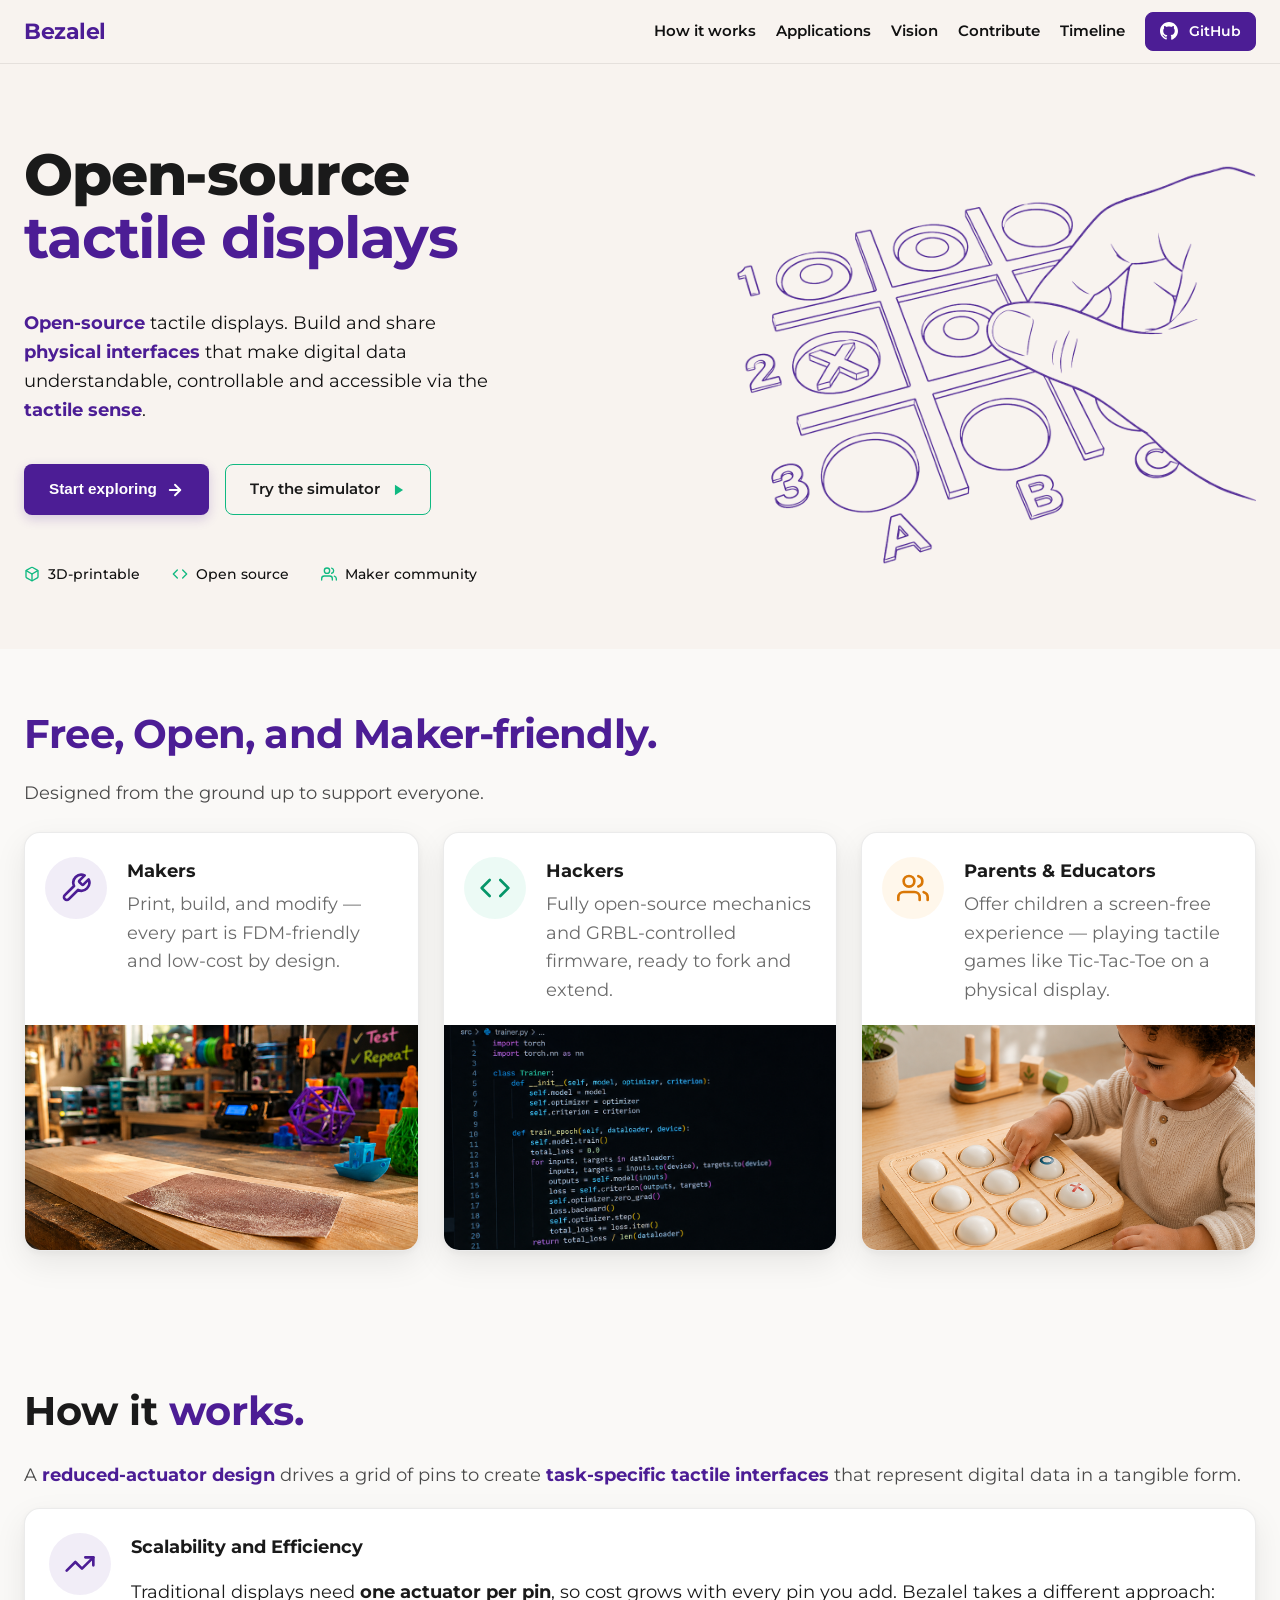
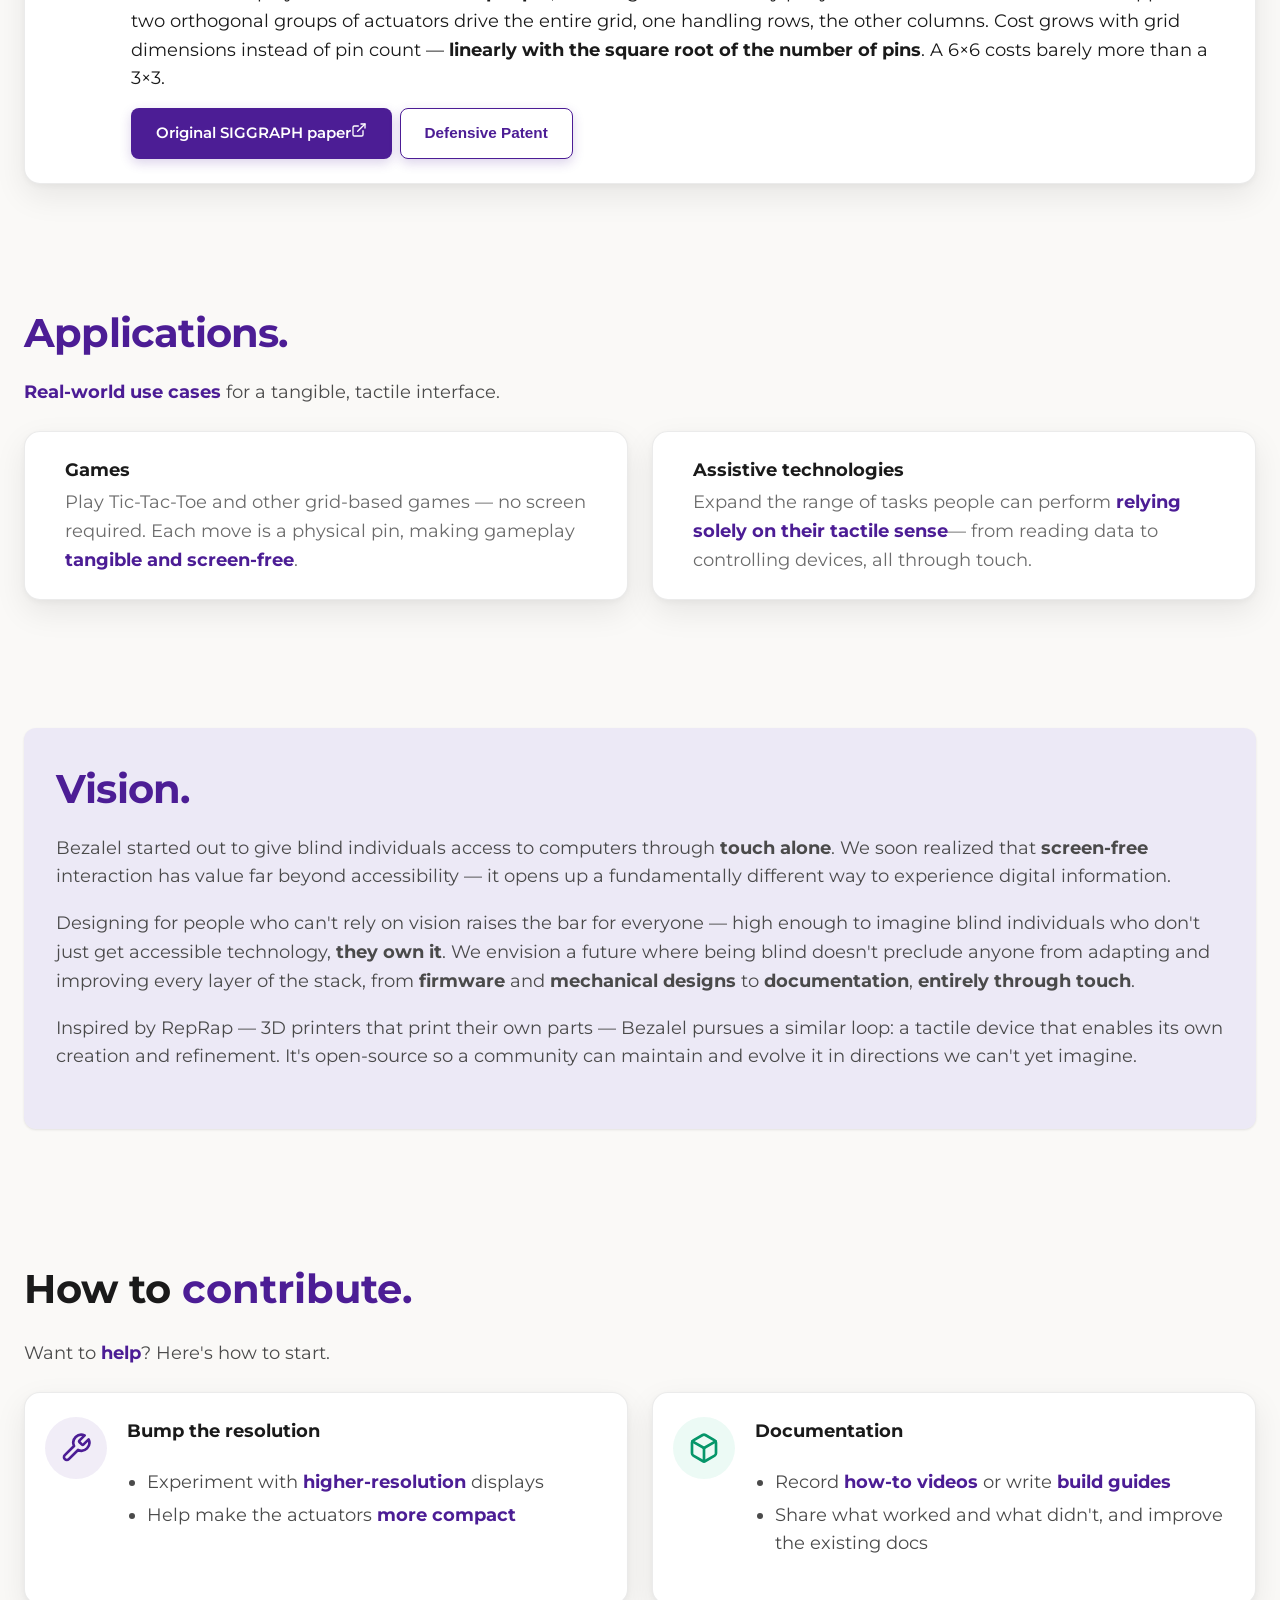
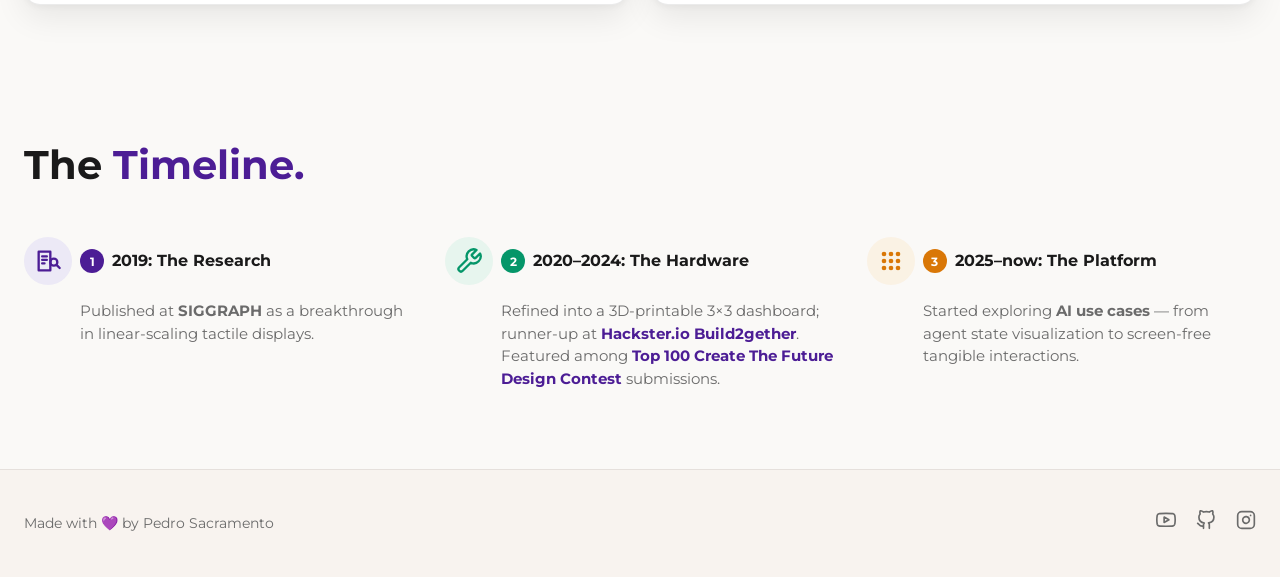
<file: index.html>
<!DOCTYPE html>
<html lang="en" data-theme="light">
  <head>
    <meta charset="UTF-8" />
    <meta name="viewport" content="width=device-width, initial-scale=1.0" />
    <title>Bezalel — Open-source, 3D-printable, low-cost tactile display</title>
    <meta
      name="description"
      content="Bezalel is an open-source technology for building tactile interfaces using 3D printing and a minimal number of actuators."
    />
    <link rel="preconnect" href="https://fonts.googleapis.com" />
    <link rel="preconnect" href="https://fonts.gstatic.com" crossorigin />
    <link
      href="https://fonts.googleapis.com/css2?family=Montserrat:wght@400;500;600;700&family=JetBrains+Mono:wght@400;500&display=swap"
      rel="stylesheet"
    />
    <script type="module" crossorigin src="/assets/index-Bot4UZLO.js"></script>
    <link rel="stylesheet" crossorigin href="/assets/index-CEaXTGGW.css">
  </head>
  <body>
    <div id="root"></div>
  </body>
</html>
</file>
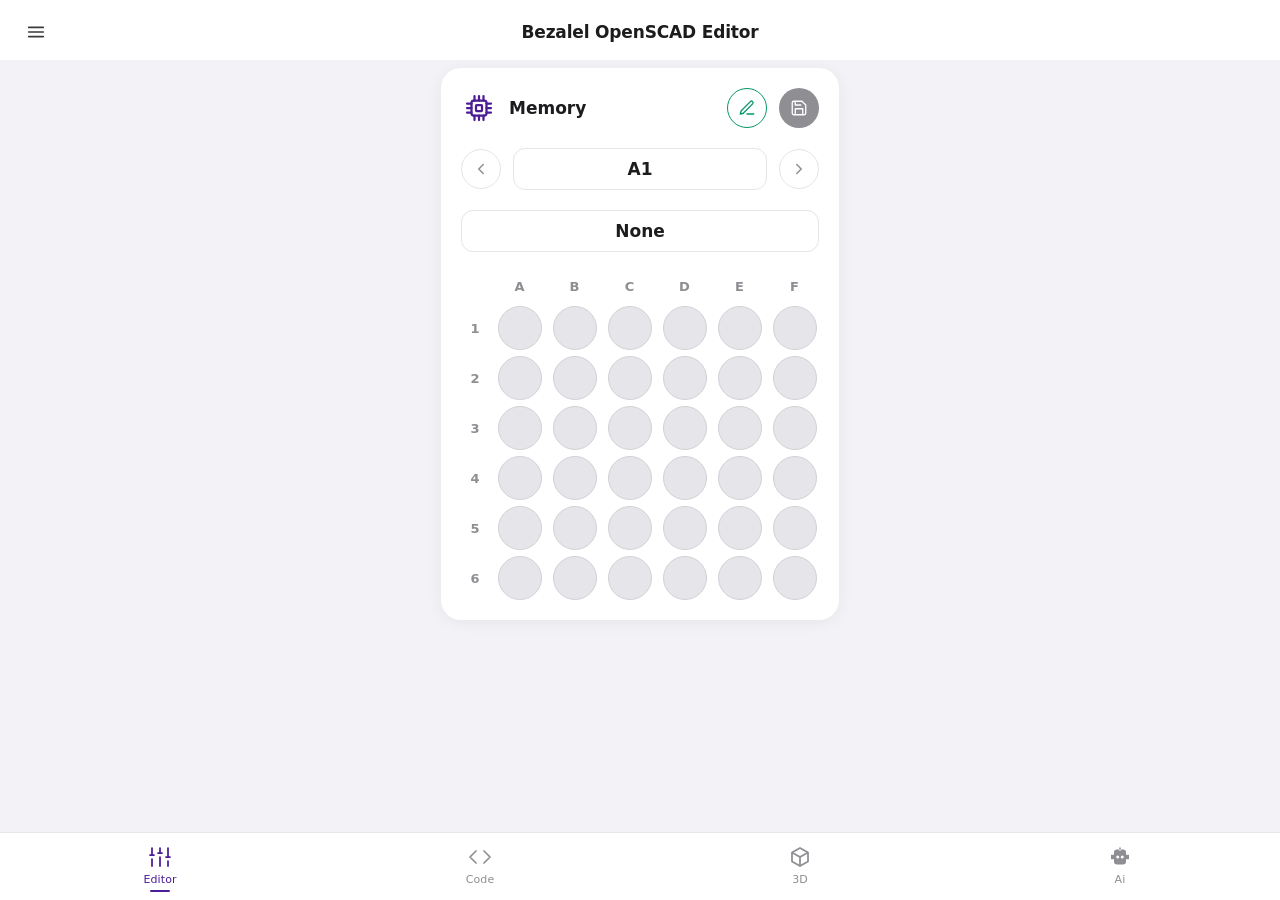
<file: openscad/index.html>
<!doctype html>
<html lang="en">
  <head>
    <meta charset="UTF-8" />
    <meta name="viewport" content="width=device-width, initial-scale=1.0, viewport-fit=cover" />
    <title>Bezalel OpenSCAD Editor</title>
    <script type="module" crossorigin src="/openscad/assets/index-B6eWpoBj.js"></script>
    <link rel="stylesheet" crossorigin href="/openscad/assets/index-CDRFHWNq.css">
  </head>
  <body>
    <div id="root"></div>
  </body>
</html>
</file>
<file: assets/index-CEaXTGGW.css>
:root{--color-bg: #f8f3ef;--color-bg-secondary: #f4f2ee;--color-bg-tertiary: #f0edea;--color-bg-primary: #ffffff;--color-text-primary: #1a1a1a;--color-text: #4a4a4a;--color-text-secondary: #6b6b6b;--color-accent: #4c1d95;--color-accent-hover: #371771;--color-accent-tint: rgba(108, 92, 231, .1);--color-brand: #4c1d95;--color-hook-green: #10b981;--color-hook-green-hover: #059669;--color-hook-orange: #4c1d95;--color-hook-orange-hover: #371771;--color-hook-red: #f59e0b;--color-hook-red-hover: #d97706;--navbar-bg: #f8f3ef;--border-color: rgba(0, 0, 0, .08);--shadow-card: 0 12px 32px rgba(0, 0, 0, .08), 0 2px 6px rgba(0, 0, 0, .04);--border-radius: .8rem;--border-radius-lg: 1.6rem;--spacer: 1.6rem;--fs-base: 1.6rem;--fs-hero: 5.5rem;--fs-h2: 4rem;--fs-hook: 4.8rem;--fs-navbar: 1.4rem;--fs-ui: calc(var(--fs-base) * .85);--font-body: "Montserrat", sans-serif;--font-mono: "JetBrains Mono", monospace;--container: 1240px}@media (min-width: 1220px){:root{--fs-base: 1.8rem;--fs-hero: 7.2rem;--fs-hook: 6.4rem}}*,*:before,*:after{box-sizing:border-box}html{font-size:62.5%}body{margin:0;font-family:var(--font-body);font-size:var(--fs-base);line-height:1.6;color:var(--color-text);background-color:var(--color-bg);-webkit-font-smoothing:antialiased}a{color:var(--color-accent);text-decoration:none}a:hover{color:var(--color-accent-hover);text-decoration:underline}.navbar{position:sticky;top:0;z-index:100;display:flex;align-items:center;justify-content:space-between;padding:0 calc(var(--spacer) * 1.5);height:6.4rem;background-color:var(--navbar-bg);border-bottom:1px solid var(--border-color);font-size:var(--fs-navbar)}.navbar-brand{color:var(--color-brand);font-weight:700;font-size:2.2rem;letter-spacing:-.02em}.navbar-brand:hover{color:var(--color-brand);text-decoration:none}.navbar-nav{display:flex;gap:calc(var(--spacer) * 1.25);list-style:none;margin:0;padding:0;align-items:center}.navbar-nav a{color:#111;font-weight:600;font-size:var(--fs-ui)}.navbar-nav a:hover{color:var(--color-text-primary);text-decoration:none}.navbar-nav .btn{padding:.6rem 1.4rem;font-size:var(--fs-navbar)}@media (max-width: 720px){.navbar-nav li:not(:last-child){display:none}}.hero{padding:calc(var(--spacer) * 5) calc(var(--spacer) * 1.5) calc(var(--spacer) * 4)}.hero-grid{display:grid;grid-template-columns:minmax(0,1fr) minmax(0,1.5fr);gap:calc(var(--spacer) * 3);align-items:center}.hero-content{display:flex;flex-direction:column;align-items:flex-start;max-width:var(--container);margin:0 auto}.hero-visual{display:flex;align-items:center;justify-content:flex-end}.device-svg{width:100%;height:auto;max-width:520px;border-radius:var(--border-radius-lg)}.vision-content{display:flex;gap:calc(var(--spacer) * 2);align-items:flex-start}.vision-text{flex:1 1 60%}.vision-image{flex:0 0 280px;max-height:200px;border-radius:8px;object-fit:cover}@media (max-width: 880px){.hero-grid{grid-template-columns:1fr}.hero-visual{order:-1;justify-content:flex-start}.button-group{flex-direction:column}.feature-grid:has(.feature-card-prose){grid-template-columns:1fr}.vision-content{flex-direction:column}.vision-image{flex:0 0 auto;width:100%;max-height:none;height:320px;object-fit:cover;object-position:left;border-radius:8px;order:-1}}.hero-eyebrow{display:inline-block;margin-bottom:var(--spacer);padding:.4rem 1rem;border:1px solid var(--border-color);border-radius:999px;font-size:1.3rem;color:var(--color-text-secondary);letter-spacing:.04em;text-transform:uppercase}.hero h1{margin:0 0 calc(var(--spacer) * 2.5);font-size:clamp(3.4rem,5.2vw,5.8rem);font-weight:800;line-height:1.08;letter-spacing:-.02em;color:var(--color-text-primary);max-width:18ch}.hero-subtitle{margin:0 0 calc(var(--spacer) * 2.5);font-size:var(--fs-base);color:#111;max-width:75ch}.hero-subtitle strong{color:var(--color-brand);font-weight:700}.hero-cta{display:flex;gap:var(--spacer);flex-wrap:wrap}@media (max-width: 600px){.hero-cta{flex-direction:column;width:100%}.hero-cta .btn{width:100%;text-align:center}}.btn{display:inline-block;padding:1.2rem 2.4rem;border-radius:var(--border-radius);font-weight:600;font-size:var(--fs-ui);cursor:pointer;border:1px solid transparent;transition:all .2s ease}.btn-accent{background-color:var(--color-accent);color:#fff}.btn-accent:hover{background-color:var(--color-accent-hover);color:#fff;text-decoration:none}.btn-ghost{background-color:transparent;color:var(--color-text-primary);border-color:var(--border-color)}.btn-ghost:hover{background-color:var(--color-bg-secondary);color:var(--color-text-primary);text-decoration:none}.btn-start{background-color:var(--color-hook-orange);color:#fff;box-shadow:0 4px 12px #4c1d9533}.btn-start:hover{background-color:var(--color-hook-orange-hover);color:#fff;text-decoration:none;transform:translateY(-2px);box-shadow:0 8px 16px #4c1d954d}.btn-patent{background:#fff;color:var(--color-accent);border-color:var(--color-accent);box-shadow:0 4px 12px #4c1d9533}.btn-patent:hover{background:#fff;color:var(--color-accent-hover);border-color:var(--color-accent-hover);text-decoration:none;transform:translateY(-2px);box-shadow:0 8px 16px #4c1d954d}.btn-green{background-color:var(--color-hook-green);color:#fff;box-shadow:0 4px 12px #10b98133}.btn-green:hover{background-color:var(--color-hook-green-hover);color:#fff;text-decoration:none;transform:translateY(-2px);box-shadow:0 8px 16px #10b9814d}.btn-github{display:inline-flex;align-items:center;gap:.6rem;background-color:var(--color-accent);color:#fff!important;border:1px solid var(--color-accent);border-radius:var(--border-radius);padding:.7rem 1.4rem!important}.btn-github:hover{background-color:var(--color-accent-hover);border-color:var(--color-accent-hover);color:#fff;text-decoration:none}body.modal-open{overflow:hidden}.modal-backdrop{position:fixed;top:0;right:0;bottom:0;left:0;z-index:200;display:none;align-items:center;justify-content:center;padding:calc(var(--spacer) * 1.5);background:#00000073}.modal-backdrop.is-open{display:flex}.modal{width:min(920px,100%);max-height:90vh;overflow:auto;background:var(--color-bg-primary);border:1px solid var(--border-color);border-radius:var(--border-radius-lg);box-shadow:0 16px 42px #00000040}.modal-header{display:flex;align-items:flex-start;justify-content:space-between;gap:var(--spacer);padding:calc(var(--spacer) * 1.5) calc(var(--spacer) * 1.5) calc(var(--spacer) * 1.1);border-bottom:1px solid var(--border-color)}.modal-header h2{margin:0;font-size:2.6rem;color:var(--color-text-primary)}.modal-header p{margin:.6rem 0 0;color:var(--color-text-secondary)}.modal-close{border:1px solid var(--border-color);background:var(--color-bg);color:var(--color-text-primary);border-radius:var(--border-radius);width:3.2rem;height:3.2rem;line-height:1;font-size:2rem;cursor:pointer;flex:0 0 auto}.modal-close:hover{background:var(--color-bg-secondary)}.project-grid{display:grid;grid-template-columns:repeat(auto-fit,minmax(220px,1fr));gap:var(--spacer);padding:calc(var(--spacer) * 1.5)}.project-card{display:block;color:inherit;text-decoration:none;border:1px solid var(--border-color);border-radius:var(--border-radius);overflow:hidden;background:var(--color-bg-primary);box-shadow:0 2px 8px #0000000f}.project-card:hover{text-decoration:none}.project-thumb{aspect-ratio:16 / 9;display:grid;place-items:center;font-size:3.2rem;font-weight:700;color:#fff}.project-image-container{aspect-ratio:16 / 9;padding:1.2rem 1.2rem .4rem;display:flex;align-items:center}.project-image{aspect-ratio:16 / 9;width:100%;height:auto;object-fit:cover;display:block;border-radius:.4rem}.thumb-tictactoe{background:linear-gradient(135deg,var(--color-accent),var(--color-hook-green))}.thumb-wave{background:linear-gradient(135deg,var(--color-hook-orange),var(--color-hook-red))}.thumb-shapes{background:linear-gradient(135deg,var(--color-hook-green),var(--color-accent))}.project-copy{padding:1.2rem}.project-copy-top{padding:1.2rem 1.2rem 0}.project-copy-bottom{padding:0 1.2rem 1.4rem}.project-copy h3{margin:0 0 .5rem;font-size:1.7rem;color:var(--color-text-primary)}.project-copy p{margin:0;color:var(--color-text-secondary);font-size:1.4rem}.button-group{display:flex;gap:.8rem;margin-top:1rem}.download-button,.watch-button{flex:1;display:flex;align-items:center;justify-content:center;gap:.6rem;padding:.6rem 1.2rem;border-radius:.4rem;font-size:1.4rem;font-weight:600;text-decoration:none;transition:all .2s ease}.download-button{background:var(--color-accent);color:#fff}.download-button:hover{background:var(--color-accent-hover);color:#fff;text-decoration:none;transform:translateY(-2px);box-shadow:0 4px 12px #4c1d954d}.watch-button{background:#fff;color:var(--color-accent);border:1px solid var(--color-accent)}.watch-button:hover{background:#fff;color:var(--color-accent-hover);text-decoration:none;transform:translateY(-2px);box-shadow:0 2px 8px #4c1d9526}.download-button svg,.watch-button svg{width:1.6rem;height:1.6rem}.simulator-row{margin-top:.8rem}.simulator-button{width:100%;display:flex;align-items:center;justify-content:center;padding:.6rem 1.2rem;background:#fff;color:var(--color-hook-green);border:1px solid var(--color-hook-green);border-radius:.4rem;font-size:1.4rem;font-weight:600;font-family:inherit;line-height:1;text-decoration:none;cursor:pointer;transition:all .2s ease;height:3.2rem;box-sizing:border-box}.simulator-button:hover{background:#fff;color:var(--color-hook-green-hover);text-decoration:none;transform:translateY(-2px);box-shadow:0 2px 8px #10b98126}.simulator-button.simulator-disabled{background:#fff;color:#d1d5db;border-color:#d1d5db;cursor:not-allowed;pointer-events:none}.simulator-button.simulator-disabled:hover{background:#fff;color:#d1d5db;transform:none;box-shadow:none}.modal-footer{border-top:1px solid var(--border-color);padding:calc(var(--spacer) * 1.1) calc(var(--spacer) * 1.5) calc(var(--spacer) * 1.5);display:flex;align-items:center;justify-content:space-between;gap:var(--spacer);flex-wrap:wrap}.modal-footer p{margin:0;color:var(--color-text-secondary)}.page-card{padding:calc(var(--spacer) * 4) calc(var(--spacer) * 1.5);background-color:#faf9f7}.page-card-inner{max-width:var(--container);margin:0 auto}.page-card h2{margin:0 0 var(--spacer);font-size:var(--fs-h2);font-weight:700;color:var(--color-text-primary)}.page-card p{max-width:70ch}#how-it-works .page-card-inner>p,#how-it-works .feature-card-prose p,#contribute .page-card-inner>p{max-width:none}#vision .page-card-inner{background:var(--color-accent-tint);border-radius:12px;box-shadow:0 1px 3px #0000000f,0 1px 2px #0000000a;padding:calc(var(--spacer) * 2.5) calc(var(--spacer) * 2)}#vision p{max-width:none}.page-card ul{padding-left:2rem;max-width:70ch}.page-card li{margin-bottom:.4rem}.feature-card-prose li::marker{color:var(--color-hook-green);font-weight:600}.page-card-inner>h3{margin:calc(var(--spacer) * 1.75) 0 .4rem;font-size:1.8rem;font-weight:600;color:var(--color-text-primary)}.hook-h2{margin:0 0 calc(var(--spacer) * 1.5)!important;font-size:var(--fs-h2)!important;font-weight:700;line-height:1.05;letter-spacing:-.02em}.hook-green{color:var(--color-text-primary)!important}.hook-orange{color:var(--color-hook-orange)!important}.hook-red{color:var(--color-hook-red)!important}.hook-indigo{color:var(--color-accent)!important}.feature-grid{display:grid;grid-template-columns:repeat(auto-fit,minmax(260px,1fr));gap:calc(var(--spacer) * 1.5);margin-top:calc(var(--spacer) * 1.5)}.feature-card{padding:calc(var(--spacer) * 1.5);background-color:var(--color-bg-primary);border-radius:var(--border-radius-lg);border:1px solid var(--border-color);box-shadow:var(--shadow-card);overflow:hidden}.feature-card h3{grid-area:title;margin:0;font-size:1.8rem;color:var(--color-text-primary)}.feature-card p{grid-area:desc;margin:0;color:var(--color-text-secondary)}.feature-card.is-selected{border-color:var(--color-hook-green);background-color:var(--color-bg-tertiary);box-shadow:0 0 0 2px var(--color-hook-green)}.feature-card.is-selected .btn-add{background-color:var(--color-hook-green);color:var(--color-text-primary);border-color:var(--color-hook-green)}.roadmap-year{margin-top:calc(var(--spacer) * 2)}.roadmap-current h3{color:var(--color-hook-green)}.evolution-timeline{display:flex;flex-direction:row;justify-content:space-between;gap:calc(var(--spacer) * 2);margin-top:calc(var(--spacer) * 2.5);position:relative}.evolution-step{flex:1;position:relative;z-index:1}.evolution-step-header{display:flex;align-items:center;gap:.8rem;margin-bottom:1.2rem}.evolution-icon{width:4.8rem;height:4.8rem;border-radius:50%;display:flex;align-items:center;justify-content:center;background:var(--color-accent-tint);color:var(--color-brand);flex-shrink:0}.evolution-icon-gold{background:#f59e0b14;color:var(--color-hook-red-hover)}.evolution-badge{width:2.4rem;height:2.4rem;border-radius:50%;display:flex;align-items:center;justify-content:center;font-size:1.2rem;font-weight:700;color:#fff;flex-shrink:0}.evolution-badge-purple{background:var(--color-brand)}.evolution-badge-mint{background:var(--color-hook-green-hover)}.evolution-badge-gold{background:var(--color-hook-red-hover)}.evolution-step h3{margin:0;font-size:1.6rem;color:var(--color-text-primary)}.evolution-step p{font-size:1.5rem;line-height:1.5;color:var(--color-text-secondary);max-width:100%;padding-left:5.6rem}@media (max-width: 768px){.evolution-timeline{flex-direction:column;gap:var(--spacer)}.evolution-timeline:before{left:2.4rem;top:5rem;bottom:5rem;right:auto;width:2px;height:auto}.evolution-step p{padding-left:5.6rem}}pre.citation{margin:var(--spacer) 0 0;padding:calc(var(--spacer) * 1.25);background-color:var(--color-bg-tertiary);border:1px solid var(--border-color);border-radius:var(--border-radius);font-family:var(--font-mono);font-size:1.3rem;line-height:1.6;color:#ffffffe6;white-space:pre-wrap;word-break:break-word;overflow-x:auto}.text-highlight{color:var(--color-accent);font-weight:700}.hero-cta{margin-bottom:calc(var(--spacer) * 2.5)}.btn-play{background-color:transparent;border:1px solid #10b981;color:#1a1a1a;display:inline-flex;align-items:center;justify-content:center;gap:1.2rem}.btn-play:hover{background-color:#10b981;border-color:#10b981;color:#fff;text-decoration:none;transform:translateY(-2px);box-shadow:0 8px 16px #10b9814d}.btn-play:hover .play-icon-svg{color:#fff}.play-icon-svg{color:#10b981;transition:color .15s ease}.icon-green{color:#10b981}.hero-badges{display:flex;gap:calc(var(--spacer) * 2);margin-top:calc(var(--spacer) * .5);flex-wrap:wrap}.badge{display:flex;align-items:center;gap:.8rem;font-size:1.4rem;font-weight:500;color:#111}.badge-icon{width:1.6rem;height:1.6rem;border:1px solid var(--border-color);border-radius:4px;display:inline-block}.badge-dot{width:.9rem;height:.9rem;border-radius:50%;background-color:var(--color-hook-green);display:inline-block;flex:0 0 auto}.feature-card{display:grid;grid-template-columns:auto 1fr;grid-template-rows:auto 1fr;grid-template-areas:"icon title" "icon desc";column-gap:calc(var(--spacer) * 1.25);row-gap:.4rem;align-items:start;padding:calc(var(--spacer) * 1.5) calc(var(--spacer) * 1.25)}.feature-card-prose{display:flex;gap:calc(var(--spacer) * 1.25);align-items:flex-start;padding:calc(var(--spacer) * 1.5)}.feature-card-prose>.card-icon{flex:0 0 auto}.feature-card-body{flex:1;min-width:0}.feature-card-prose h3{margin:0 0 var(--spacer)}.feature-card-prose p{margin:0 0 var(--spacer);color:var(--color-text-primary)}.feature-card-prose p:last-of-type{margin-bottom:0}.feature-card-prose ul{margin:var(--spacer) 0 0;padding-left:2rem;color:var(--color-text-primary)}.feature-card-prose li{margin-bottom:.4rem}.card-icon{grid-area:icon;width:6.2rem;height:6.2rem;border-radius:50%;display:grid;place-items:center;font-size:2.6rem;font-weight:700}.feature-card-image{grid-column:1 / -1;width:calc(100% + var(--spacer) * 3);aspect-ratio:16 / 9;object-fit:cover;margin-top:var(--spacer);margin-left:calc(var(--spacer) * -1.5);margin-bottom:calc(var(--spacer) * -1.5);border-radius:0 0 var(--border-radius-lg) var(--border-radius-lg)}.card-icon svg{width:3.2rem;height:3.2rem}.icon-purple{background-color:#4c1d9514;color:#4c1d95}.icon-mint{background-color:#10b98114;color:var(--color-hook-green-hover)}.icon-amber{background-color:#f59e0b14;color:var(--color-hook-red-hover)}.roadmap-year h3{margin:0 0 .8rem;font-size:2rem;color:var(--color-text-primary);font-variant-numeric:tabular-nums}.roadmap-year:first-child{margin-top:var(--spacer)}.roadmap-current h3{color:var(--color-accent)}.footer-note{padding:calc(var(--spacer) * 2.5) calc(var(--spacer) * 1.5);color:var(--color-text-secondary);font-size:1.4rem;border-top:1px solid var(--border-color);background-color:var(--color-bg)}.footer-inner{max-width:var(--container);margin:0 auto;display:flex;flex-wrap:wrap;gap:var(--spacer);justify-content:space-between;align-items:center}.footer-links{display:flex;flex-wrap:wrap;gap:calc(var(--spacer) * 1.25);list-style:none;padding:0;margin:0}.footer-links a{color:var(--color-text-secondary)}.hide-mobile{white-space:nowrap}@media (max-width: 600px){.hide-mobile{display:none}}
</file>
<file: openscad/assets/index-CDRFHWNq.css>
*,*:before,*:after{box-sizing:border-box}:root{--color-primary: #e52427;--color-primary-hover: #c91f22;--color-action: #4c1d95;--color-action-hover: #3a1574;--color-bg: #f2f2f7;--color-surface: #ffffff;--color-text: #1c1c1e;--color-text-secondary: #8e8e93;--color-border: #e5e5ea;--color-icon: #3a3a3c;--radius-card: 20px;--radius-button: 12px;--radius-pill: 999px;--shadow-card: 0 2px 16px rgba(0, 0, 0, .06);--app-max-width: 430px}html{height:100%;overflow:hidden}body{margin:0;width:100%;height:100dvh;overflow:hidden;display:flex;flex-direction:column;font-family:system-ui,-apple-system,BlinkMacSystemFont,SF Pro Text,Segoe UI,Roboto,Helvetica Neue,Arial,sans-serif;background:var(--color-bg);color:var(--color-text);-webkit-font-smoothing:antialiased}#root{flex:1;display:flex;width:100%;min-height:0;min-width:0;overflow:hidden}button{font:inherit}._nav_3n7b1_1{display:flex;flex-shrink:0;align-items:stretch;justify-content:space-around;width:100%;padding:8px 0 calc(8px + env(safe-area-inset-bottom,0px));border-top:1px solid var(--color-border);background:var(--color-surface)}._tab_3n7b1_12{position:relative;display:flex;flex:1;flex-direction:column;align-items:center;gap:4px;padding:4px 8px 6px;border:none;background:transparent;color:var(--color-text-secondary);cursor:pointer}._tab_3n7b1_12:hover{color:var(--color-text)}._tab_3n7b1_12:focus-visible{outline:2px solid var(--color-primary);outline-offset:-2px;border-radius:8px}._tab_3n7b1_12._active_3n7b1_36{color:var(--color-action)}._icon_3n7b1_40{display:flex;align-items:center;justify-content:center;width:1.5rem;height:1.5rem}._icon_3n7b1_40 svg{width:100%;height:100%}._label_3n7b1_53{font-size:.6875rem;font-weight:500;letter-spacing:.01em}._indicator_3n7b1_59{position:absolute;bottom:0;left:50%;transform:translate(-50%);width:1.25rem;height:2px;border-radius:var(--radius-pill);background:var(--color-action)}._card_el642_1{display:flex;flex:1;flex-direction:column;gap:12px;min-height:0;padding:20px;border-radius:var(--radius-card);background:var(--color-surface);box-shadow:var(--shadow-card)}._title_el642_13{margin:0;font-size:1.0625rem;font-weight:700;color:var(--color-text)}._textInput_el642_20{flex:1;width:100%;min-height:12rem;margin:0;padding:12px;border:1.5px solid var(--color-border);border-radius:var(--radius-button);resize:none;font-family:SF Mono,Fira Code,Fira Mono,Consolas,Liberation Mono,Menlo,monospace;font-size:.8125rem;font-weight:700;line-height:1.6;color:var(--color-text);background:var(--color-surface)}._textInput_el642_20:focus{outline:2px solid var(--color-primary);outline-offset:1px}._header_14lxr_1{display:flex;align-items:center;justify-content:space-between;flex-shrink:0;width:100%;padding:12px 16px 8px;background:var(--color-surface)}._title_14lxr_11{margin:0;font-size:1.0625rem;font-weight:700;letter-spacing:-.01em;color:var(--color-text)}._iconButton_14lxr_19{display:flex;align-items:center;justify-content:center;width:2.5rem;height:2.5rem;padding:0;border:none;border-radius:50%;background:transparent;color:var(--color-icon);cursor:pointer}._iconButton_14lxr_19:hover{background:var(--color-bg)}._iconButton_14lxr_19:focus-visible{outline:2px solid var(--color-primary);outline-offset:2px}._iconButton_14lxr_19 svg{width:22px;height:22px}._spacer_14lxr_47{flex-shrink:0;width:2.5rem;height:2.5rem}._shell_odcqt_1{flex:1;display:flex;flex-direction:column;min-height:0;border-radius:var(--radius-card);background:var(--color-surface);box-shadow:var(--shadow-card);overflow:hidden}._header_odcqt_12{flex-shrink:0;padding:20px 20px 12px;border-bottom:1px solid var(--color-border)}._title_odcqt_18{margin:0;font-size:1.0625rem;font-weight:700;color:var(--color-text)}._messages_odcqt_25{flex:1;display:flex;flex-direction:column;gap:12px;min-height:0;padding:16px 20px;overflow-y:auto;-webkit-overflow-scrolling:touch}._emptyState_odcqt_36{margin:auto 0;font-size:.875rem;line-height:1.45;text-align:center;color:var(--color-text-secondary)}._message_odcqt_25{max-width:85%;padding:10px 14px;border-radius:16px;font-size:.9375rem;line-height:1.45;white-space:pre-wrap;word-break:break-word}._userMessage_odcqt_54{align-self:flex-end;border-bottom-right-radius:4px;background:var(--color-action);color:#fff}._assistantMessage_odcqt_61{align-self:flex-start;border-bottom-left-radius:4px;background:var(--color-bg);color:var(--color-text)}._error_odcqt_68{margin:0;padding:0 20px 8px;font-size:.8125rem;color:var(--color-primary)}._composer_odcqt_75{flex-shrink:0;display:flex;gap:8px;padding:12px 16px 16px;border-top:1px solid var(--color-border)}._input_odcqt_83{flex:1;min-width:0;padding:10px 14px;border:1px solid var(--color-border);border-radius:var(--radius-button);background:var(--color-bg);color:var(--color-text);font:inherit;font-size:.9375rem;resize:none}._input_odcqt_83:focus{outline:2px solid var(--color-action);outline-offset:-1px;border-color:transparent}._sendButton_odcqt_102{flex-shrink:0;padding:10px 16px;border:none;border-radius:var(--radius-button);background:var(--color-action);color:#fff;font:inherit;font-size:.875rem;font-weight:600;cursor:pointer}._sendButton_odcqt_102:hover:not(:disabled){background:var(--color-action-hover)}._sendButton_odcqt_102:disabled{opacity:.55;cursor:not-allowed}._addressKnob_v1ee4_1{display:flex;align-items:center;gap:12px;width:100%}._value_v1ee4_8{display:flex;flex:1;align-items:center;justify-content:center;min-width:0;padding:10px 16px;border:1.5px solid var(--color-border);border-radius:var(--radius-button);background:var(--color-surface);font-size:1.0625rem;font-weight:600;color:var(--color-text)}._arrow_v1ee4_23{display:flex;flex-shrink:0;align-items:center;justify-content:center;width:2.5rem;height:2.5rem;padding:0;border:1.5px solid var(--color-border);border-radius:50%;background:var(--color-surface);color:var(--color-text-secondary);cursor:pointer}._arrow_v1ee4_23:hover{border-color:var(--color-text-secondary);color:var(--color-text)}._arrow_v1ee4_23:focus-visible{outline:2px solid var(--color-primary);outline-offset:2px}._arrow_v1ee4_23 svg{width:18px;height:18px}._knob_s1w9x_1{display:flex;align-items:center;justify-content:center;padding:0;box-sizing:border-box;border-radius:50%;font:inherit;font-size:.6875rem;font-weight:600;line-height:1;background:var(--color-surface);cursor:pointer}._knob_s1w9x_1:hover{border-color:var(--color-text-secondary)}._knob_s1w9x_1:focus-visible{outline:2px solid #059669;outline-offset:2px}._fixed_s1w9x_25{width:3.5rem;height:3.5rem}._grid_s1w9x_30{width:100%;max-width:2.75rem;aspect-ratio:1}._empty_s1w9x_36{border:1.5px solid var(--color-border);background:#fff}._filled_s1w9x_41{border:1.5px solid var(--color-action);background:var(--color-action)}._inactive_s1w9x_46{border:1.5px solid #d1d1d6;background:#e5e5ea;cursor:default}._inactive_s1w9x_46:hover{border-color:var(--color-border)}._row_aben7_1{--field-control-height: 2.25rem;display:grid;grid-template-columns:auto minmax(5rem,.85fr) minmax(0,2fr);align-items:center;gap:12px;padding:12px 14px;border:1.5px solid var(--color-border);border-radius:var(--radius-button);background:var(--color-surface)}._rowAiActive_aben7_13{grid-template-rows:auto auto;align-items:start}._rowAiActive_aben7_13 ._valueEditor_aben7_18{height:auto;align-items:stretch}._rowAiActive_aben7_13 ._aiResultFunction_aben7_23{grid-column:1 / -1;width:100%}._info_aben7_28{display:flex;flex-direction:column;gap:2px;min-width:0}._name_aben7_35{font-size:.9375rem;font-weight:600;color:var(--color-text)}._cellLabel_aben7_41,._typeLabel_aben7_42{font-size:.8125rem;color:var(--color-text-secondary)}._valueKnob_aben7_47,._valueEditor_aben7_18{display:flex;flex:1;align-items:center;align-self:center;gap:6px;min-width:0;height:var(--field-control-height)}._fieldControl_aben7_58,._valueControl_aben7_59{display:flex;flex:1;align-items:center;align-self:stretch;gap:6px;min-width:0;height:var(--field-control-height);padding:6px 8px;border:1.5px solid var(--color-border);border-radius:var(--radius-button);background:var(--color-bg);box-sizing:border-box}._valueControl_aben7_59 ._cellValue_aben7_74{flex:1;min-width:0;min-height:0;height:100%;padding:0;border:none;border-radius:0;background:transparent}._valueArrow_aben7_85{display:flex;flex-shrink:0;align-items:center;justify-content:center;width:1.5rem;height:1.5rem;padding:0;border:1.5px solid var(--color-border);border-radius:50%;background:var(--color-surface);color:var(--color-text-secondary);cursor:pointer}._valueArrow_aben7_85:hover{border-color:var(--color-text-secondary);color:var(--color-text)}._valueArrow_aben7_85:focus-visible{outline:2px solid var(--color-primary);outline-offset:2px}._valueArrow_aben7_85 svg{width:12px;height:12px}._clearValue_aben7_115{display:flex;flex-shrink:0;align-items:center;justify-content:center;width:1.5rem;height:1.5rem;padding:0;border:none;border-radius:50%;background:var(--color-primary);color:#fff;cursor:pointer}._clearValue_aben7_115:hover:not(:disabled){background:var(--color-primary-hover)}._clearValue_aben7_115:focus-visible{outline:2px solid var(--color-primary);outline-offset:2px}._clearValue_aben7_115:disabled{opacity:.35;cursor:default}._clearValue_aben7_115 svg{width:10px;height:10px}._aiButton_aben7_149{display:flex;flex-shrink:0;align-items:center;justify-content:center;width:2.5rem;height:2.5rem;padding:0;border-radius:50%;cursor:pointer}._aiButton_aben7_149 svg{width:1.25rem;height:1.25rem}._aiButtonOff_aben7_166{border:1.5px solid var(--color-border);background:var(--color-surface);color:var(--color-text-secondary)}._aiButtonOff_aben7_166:hover{border-color:var(--color-action);color:var(--color-action)}._aiButtonOff_aben7_166:focus-visible{outline:2px solid var(--color-action);outline-offset:1px}._aiButtonOn_aben7_182{border:none;background:var(--color-action);color:#fff}._aiButtonOn_aben7_182:hover{background:var(--color-action-hover)}._aiButtonOn_aben7_182:focus-visible{outline:2px solid var(--color-action);outline-offset:1px}._aiPromptControl_aben7_197{display:flex;flex:1;align-items:center;gap:8px;min-width:0;min-height:var(--field-control-height);padding:6px 8px;border:1.5px solid var(--color-border);border-radius:var(--radius-button);background:var(--color-bg);box-sizing:border-box}._aiMicButton_aben7_211,._aiPlayButton_aben7_212{display:flex;flex-shrink:0;align-items:center;justify-content:center;width:1.75rem;height:1.75rem;padding:0;border:1.5px solid var(--color-border);border-radius:50%;background:var(--color-surface);color:var(--color-text-secondary);cursor:pointer}._aiMicButton_aben7_211 svg,._aiPlayButton_aben7_212 svg{width:.875rem;height:.875rem}._aiMicButton_aben7_211:hover,._aiPlayButton_aben7_212:hover:not(:disabled){border-color:var(--color-action);color:var(--color-action)}._aiMicButton_aben7_211:focus-visible,._aiPlayButton_aben7_212:focus-visible{outline:2px solid var(--color-action);outline-offset:1px}._aiMicButtonRecording_aben7_245{border-color:var(--color-primary);background:var(--color-primary);color:#fff}._aiMicButtonRecording_aben7_245:hover{border-color:var(--color-primary-hover);background:var(--color-primary-hover);color:#fff}._aiPlayButton_aben7_212:disabled{opacity:.35;cursor:default}._aiPromptText_aben7_262{flex:1;min-width:0;margin:0;font-size:.8125rem;font-weight:500;line-height:1.3;color:var(--color-text-secondary);overflow:hidden;text-overflow:ellipsis;white-space:nowrap}._aiResultFunction_aben7_23{margin:0;padding:8px 10px;border:1.5px solid var(--color-border);border-radius:var(--radius-button);background:var(--color-surface);font-family:ui-monospace,SFMono-Regular,Menlo,Monaco,Consolas,monospace;font-size:.75rem;line-height:1.4;color:var(--color-text);white-space:pre-wrap;word-break:break-word}._fieldInput_aben7_289{flex:1;width:100%;height:100%;min-width:0;min-height:0;padding:0;border:none;border-radius:0;background:transparent;font:inherit;font-size:.875rem;font-weight:600;line-height:1;color:var(--color-text)}._fieldControl_aben7_58 ._fieldInput_aben7_289:focus-visible{outline:none}._fieldControl_aben7_58:focus-within{outline:2px solid var(--color-primary);outline-offset:2px}._cellValue_aben7_74{display:inline-flex;align-items:center;justify-content:center;min-width:3rem;min-height:2rem;padding:6px 12px;border:1.5px solid var(--color-border);border-radius:var(--radius-button);background:var(--color-bg);font-size:.875rem;font-weight:600;line-height:1;color:var(--color-text);text-align:center}._list_1h1jr_1{display:flex;flex-direction:column;gap:10px;margin:0;padding:0;list-style:none}._footer_xeypa_1{display:flex;flex-shrink:0;gap:12px}._cancelButton_xeypa_7,._saveButton_xeypa_8{flex:1;padding:12px 16px;border-radius:8px;font-size:.9375rem;font-weight:600;line-height:1;cursor:pointer}._cancelButton_xeypa_7{border:1.5px solid var(--color-border);background:transparent;color:var(--color-text)}._cancelButton_xeypa_7:hover{border-color:var(--color-text-secondary)}._cancelButton_xeypa_7:focus-visible{outline:2px solid var(--color-primary);outline-offset:2px}._saveButton_xeypa_8{border:none;background:var(--color-action);color:#fff}._saveButton_xeypa_8:hover:not(:disabled){background:var(--color-action-hover)}._saveButton_xeypa_8:focus-visible{outline:2px solid var(--color-action);outline-offset:2px}._saveButton_xeypa_8:disabled{opacity:.45;cursor:default}._overlay_y6f6p_1{position:fixed;top:0;right:0;bottom:0;left:0;z-index:100;display:flex;align-items:center;justify-content:center;padding:20px;background:#0006}._popup_y6f6p_12{width:min(100%,var(--app-max-width));padding:20px;border-radius:var(--radius-card);background:var(--color-surface);box-shadow:var(--shadow-card)}._header_y6f6p_20{display:flex;align-items:center;justify-content:space-between;gap:12px;margin-bottom:16px}._titleGroup_y6f6p_28{display:flex;flex-direction:column;gap:2px;min-width:0}._title_y6f6p_28{margin:0;font-size:1.0625rem;font-weight:700;color:var(--color-text)}._subtitle_y6f6p_42{margin:0;font-size:.8125rem;font-weight:600;color:var(--color-text-secondary)}._closeButton_y6f6p_49{display:flex;flex-shrink:0;align-items:center;justify-content:center;width:2.5rem;height:2.5rem;padding:0;border:1.5px solid var(--color-border);border-radius:50%;background:var(--color-surface);color:var(--color-text-secondary);cursor:pointer}._closeButton_y6f6p_49:hover{border-color:var(--color-text-secondary);color:var(--color-text)}._closeButton_y6f6p_49:focus-visible{outline:2px solid var(--color-primary);outline-offset:2px}._closeButton_y6f6p_49 svg{width:18px;height:18px}._overlayFullHeight_y6f6p_79{align-items:center;padding:20px}._popupFullHeight_y6f6p_84{display:flex;flex-direction:column;width:min(100%,var(--app-max-width));height:calc(100dvh - 40px);max-height:calc(100dvh - 40px);margin:0 auto;border-radius:var(--radius-card);overflow:hidden}._popupFullHeight_y6f6p_84 ._header_y6f6p_20{flex-shrink:0}._content_y6f6p_99{display:flex;flex:1;flex-direction:column;min-height:0;overflow:hidden}._body_1mhev_1{display:flex;flex-direction:column;gap:16px}._content_1mhev_7{min-width:0}._matrix_3wtxn_1{display:grid;grid-template-columns:1.75rem repeat(6,1fr);grid-template-rows:1.75rem repeat(6,1fr);gap:6px;width:100%}._corner_3wtxn_9{grid-column:1;grid-row:1}._colHeader_3wtxn_14,._rowHeader_3wtxn_15{display:flex;align-items:center;justify-content:center;margin:0;font-size:.8125rem;font-weight:600;color:var(--color-text-secondary)}._cellSlot_3wtxn_25{display:flex;align-items:center;justify-content:center;min-width:0;min-height:0}._display_1tq8r_1{display:flex;flex:1;align-items:center;justify-content:center;min-width:0;padding:10px 16px;border:1.5px solid var(--color-border);border-radius:var(--radius-button);background:var(--color-surface);font-size:1.0625rem;font-weight:600;color:var(--color-text);text-align:center}._selectorRow_doakp_1{display:flex;align-items:center;gap:12px;min-width:0}._navButton_doakp_8{display:flex;flex-shrink:0;align-items:center;justify-content:center;width:2.5rem;height:2.5rem;padding:0;border:1.5px solid var(--color-border);border-radius:50%;background:var(--color-surface);color:var(--color-text-secondary);cursor:pointer}._navButton_doakp_8:hover{border-color:var(--color-text-secondary);color:var(--color-text)}._navButton_doakp_8:focus-visible{outline:2px solid var(--color-primary);outline-offset:2px}._navButton_doakp_8 svg{width:18px;height:18px}._body_khzmn_1{display:flex;flex:1;flex-direction:column;gap:16px;min-height:0}._listRegion_khzmn_9{flex:1;min-height:0;overflow-y:auto;-webkit-overflow-scrolling:touch}._editButton_17lpo_1{display:flex;flex-shrink:0;align-items:center;justify-content:center;width:2.5rem;height:2.5rem;padding:0;border:1.5px solid transparent;border-radius:50%;cursor:pointer}._active_17lpo_14{background:transparent;border-color:#059669;color:#059669}._active_17lpo_14:hover{background:#059669;color:#fff}._active_17lpo_14:focus-visible{outline:2px solid #059669;outline-offset:2px}._editButton_17lpo_1 svg{width:18px;height:18px}._body_e5ojt_1{display:flex;flex-direction:column;gap:16px}._saveButton_1odm0_1{display:flex;flex-shrink:0;align-items:center;justify-content:center;width:2.5rem;height:2.5rem;padding:0;border:1.5px solid transparent;border-radius:50%;cursor:pointer}._dirty_1odm0_14{background:transparent;border-color:var(--color-action);color:var(--color-action)}._dirty_1odm0_14:hover{background:var(--color-action);color:#fff}._dirty_1odm0_14:focus-visible{outline:2px solid var(--color-action);outline-offset:2px}._saved_1odm0_30{background:var(--color-text-secondary);border-color:transparent;color:#fff;cursor:default}._saveButton_1odm0_1:disabled{opacity:1}._saveButton_1odm0_1 svg{width:18px;height:18px}._card_98ysi_1{padding:20px;border-radius:var(--radius-card);background:var(--color-surface);box-shadow:var(--shadow-card)}._content_98ysi_8{display:flex;flex-direction:column;gap:20px}._titleRow_98ysi_14{display:flex;align-items:center;gap:12px}._titleIcon_98ysi_20{display:flex;flex-shrink:0;align-items:center;justify-content:center;width:2.25rem;height:2.25rem}._titleIcon_98ysi_20 svg{width:100%;height:100%}._memoryIcon_98ysi_34{color:var(--color-action)}._title_98ysi_14{margin:0;font-size:1.0625rem;font-weight:700;color:var(--color-text);text-align:left}._moduleLabel_98ysi_46{width:100%;padding:10px 16px;border:1.5px solid var(--color-border);border-radius:var(--radius-button);background:var(--color-surface);font-size:1.0625rem;font-weight:600;color:var(--color-text);text-align:center;cursor:pointer}._moduleLabel_98ysi_46:hover{border-color:var(--color-text-secondary)}._moduleLabel_98ysi_46:focus-visible{outline:2px solid var(--color-primary);outline-offset:2px}._actions_98ysi_68{display:flex;flex-shrink:0;gap:12px;margin-left:auto}._card_kfstk_1{padding:20px;border-radius:var(--radius-card);background:var(--color-surface);box-shadow:var(--shadow-card)}._title_kfstk_8{margin:0 0 8px;font-size:1.0625rem;font-weight:700;color:var(--color-text)}._subtitle_kfstk_15{margin:0;font-size:.875rem;line-height:1.45;color:var(--color-text-secondary)}._shell_u86ws_1{flex:1;display:flex;flex-direction:column;width:100%;min-height:0;overflow:hidden;background:var(--color-bg)}._content_u86ws_11{flex:1;display:flex;flex-direction:column;width:100%;max-width:var(--app-max-width);min-height:0;margin:0 auto;padding:8px 16px 16px;overflow-y:auto;-webkit-overflow-scrolling:touch}._control_u86ws_24{display:flex;flex-direction:column;gap:12px}
</file>
